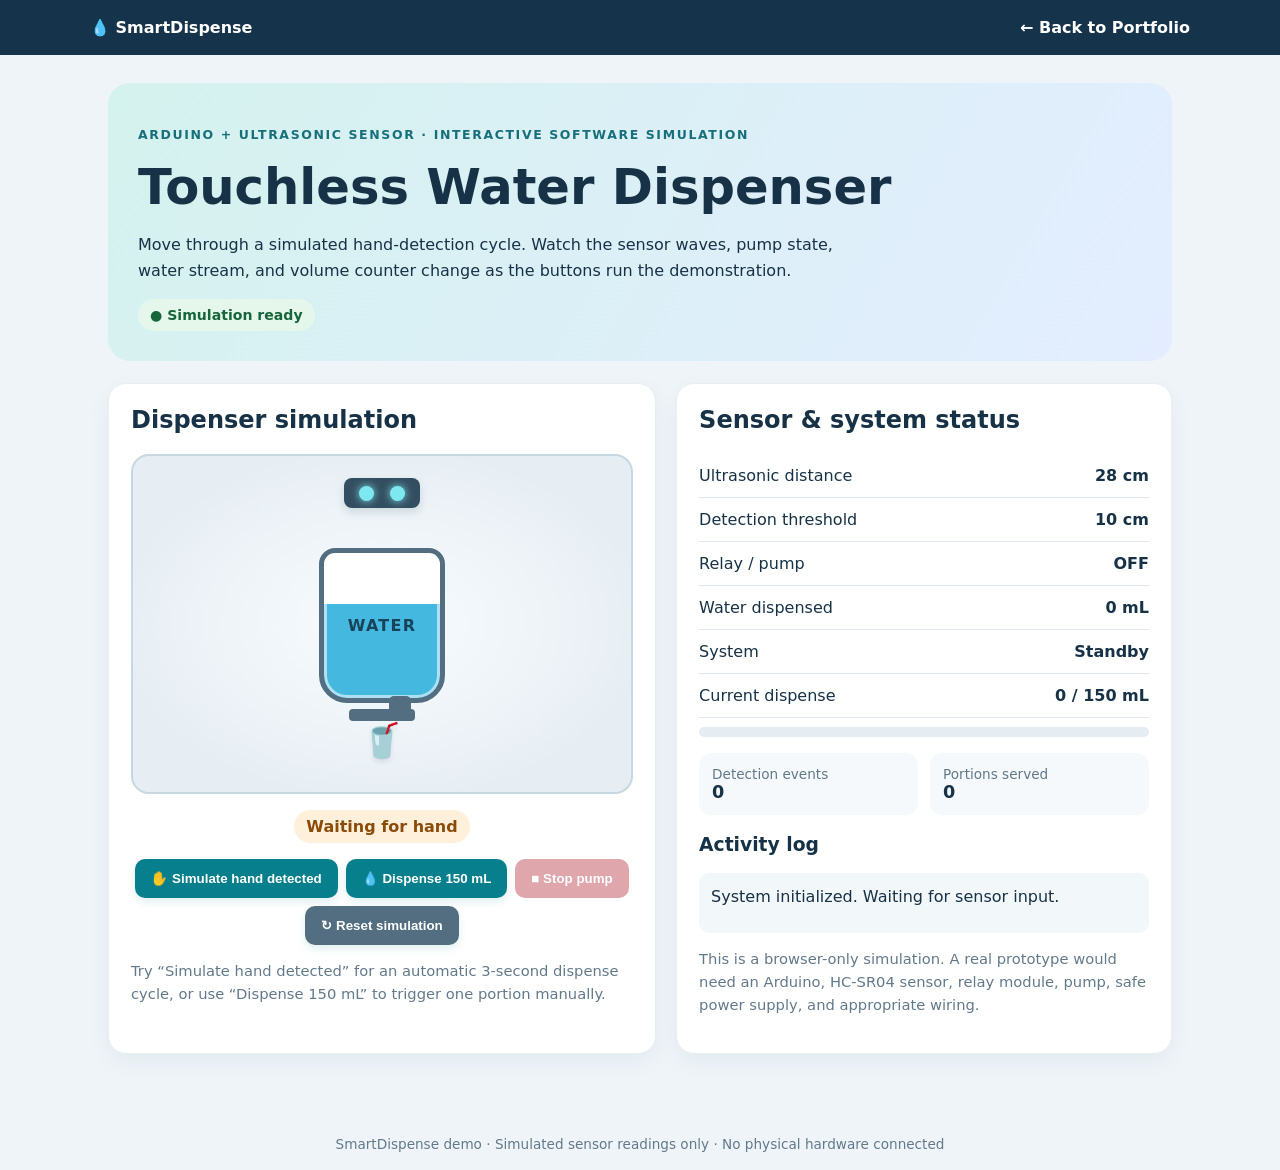
<file: arduino.html>
<!doctype html>
<html lang="en">

<head>
  <meta charset="utf-8">
  <meta name="viewport" content="width=device-width,initial-scale=1">
  <title>SmartDispense | Animated Simulation Demo</title>
  <style>
    :root {
      --ink: #173246;
      --muted: #62798a;
      --teal: #078b98;
      --blue: #45b8df;
      --line: #dbe6ed;
      --water: 65%
    }

    * {
      box-sizing: border-box
    }

    body {
      margin: 0;
      font-family: Inter, system-ui, Arial, sans-serif;
      background: #eef4f8;
      color: var(--ink)
    }

    header {
      background: #15334a;
      color: white;
      padding: 18px max(5%, calc((100% - 1100px)/2));
      display: flex;
      justify-content: space-between;
      align-items: center;
      gap: 14px;
      flex-wrap: wrap
    }

    header a {
      color: white;
      text-decoration: none;
      font-weight: 700
    }

    header a:hover {
      text-decoration: underline
    }

    main {
      max-width: 1100px;
      margin: 28px auto;
      padding: 0 18px 36px
    }

    .hero {
      padding: 30px;
      border-radius: 22px;
      background: linear-gradient(120deg, #d4f2ee, #e3edff);
      margin-bottom: 22px;
      overflow: hidden;
      position: relative
    }

    .eyebrow {
      font-size: .78rem;
      font-weight: 900;
      letter-spacing: .13em;
      color: #176f7b
    }

    .hero h1 {
      font-size: clamp(2rem, 5vw, 3.1rem);
      margin: 8px 0
    }

    .hero p {
      max-width: 700px;
      line-height: 1.6
    }

    .pill {
      display: inline-flex;
      align-items: center;
      gap: 8px;
      padding: 8px 12px;
      border-radius: 999px;
      background: #e5f7eb;
      color: #17653a;
      font-weight: 800;
      font-size: .88rem
    }

    .grid {
      display: grid;
      grid-template-columns: minmax(0, 1.05fr) minmax(0, .95fr);
      gap: 20px
    }

    .panel {
      background: white;
      border-radius: 18px;
      padding: 22px;
      box-shadow: 0 8px 25px #15334a0c;
      border: 1px solid #e7eef3;
      min-width: 0
    }

    .panel h2 {
      margin-top: 0
    }

    .machine {
      min-height: 340px;
      background: radial-gradient(ellipse at center, #f8fcff 0, #e7eef3 75%);
      border: 2px solid #c8d8e2;
      border-radius: 18px;
      display: flex;
      flex-direction: column;
      align-items: center;
      justify-content: center;
      position: relative;
      overflow: hidden
    }

    .sensor {
      position: absolute;
      top: 22px;
      left: 50%;
      transform: translateX(-50%);
      width: 76px;
      height: 30px;
      border-radius: 8px;
      background: #334e60;
      display: flex;
      align-items: center;
      justify-content: space-evenly;
      box-shadow: 0 4px 8px #17324624
    }

    .sensor span {
      width: 15px;
      height: 15px;
      border-radius: 50%;
      background: #7ee8f0;
      box-shadow: 0 0 8px #7ee8f0
    }

    .sensor span.pulse {
      animation: sensorPulse 1s infinite
    }

    @keyframes sensorPulse {

      0%,
      100% {
        opacity: 1;
        box-shadow: 0 0 5px #7ee8f0
      }

      50% {
        opacity: .35;
        box-shadow: 0 0 17px #7ee8f0
      }
    }

    .rays {
      position: absolute;
      top: 54px;
      left: 50%;
      width: 130px;
      height: 95px;
      transform: translateX(-50%);
      opacity: .0;
      pointer-events: none
    }

    .rays:before,
    .rays:after {
      content: "";
      position: absolute;
      left: 50%;
      transform: translateX(-50%);
      border: 2px dashed #0795aa;
      border-top: 0;
      border-radius: 0 0 50% 50%;
      width: 70px;
      height: 35px
    }

    .rays:after {
      top: 20px;
      width: 110px;
      height: 55px
    }

    .machine.detecting .rays {
      opacity: 1;
      animation: rayBlink .8s infinite
    }

    @keyframes rayBlink {
      50% {
        opacity: .25
      }
    }

    .tank {
      width: 126px;
      height: 155px;
      border: 5px solid #526e80;
      border-radius: 16px 16px 28px 28px;
      background: linear-gradient(to top, #45b8df 0%, #45b8df var(--water), #fff var(--water), #fff 100%);
      position: relative;
      margin-top: 60px;
      box-shadow: inset 0 0 0 3px #ffffff90;
      transition: background 1s
    }

    .tank:after {
      content: "WATER";
      position: absolute;
      inset: 0;
      display: grid;
      place-items: center;
      font-weight: 900;
      color: #17445a;
      letter-spacing: .08em
    }

    .tap {
      width: 66px;
      height: 12px;
      background: #526e80;
      margin-top: 6px;
      border-radius: 4px;
      position: relative
    }

    .tap:after {
      content: "";
      position: absolute;
      width: 22px;
      height: 15px;
      background: #526e80;
      right: 4px;
      top: -13px;
      border-radius: 5px 5px 0 0
    }

    .stream {
      height: 0;
      width: 8px;
      background: linear-gradient(#68d5f4, #1b9dcc);
      border-radius: 8px;
      margin-top: 0;
      opacity: 0
    }

    .machine.dispensing .stream {
      height: 60px;
      opacity: 1;
      animation: waterFlow .35s linear infinite
    }

    @keyframes waterFlow {
      0% {
        transform: scaleY(.7);
        opacity: .6
      }

      50% {
        transform: scaleY(1);
        opacity: 1
      }

      100% {
        transform: scaleY(.75);
        opacity: .7
      }
    }

    .cup {
      font-size: 2.1rem;
      margin-top: 0;
      filter: drop-shadow(0 3px 2px #17324618);
      transition: transform .3s
    }

    .machine.dispensing .cup {
      transform: translateY(2px) scale(1.08)
    }

    .status {
      display: inline-block;
      padding: 7px 12px;
      border-radius: 20px;
      background: #e5f7eb;
      color: #17653a;
      font-weight: 800
    }

    .status.off {
      background: #fff0dc;
      color: #8b4c0a
    }

    .status.active {
      background: #dff5ff;
      color: #075b86
    }

    .controls {
      text-align: center;
      margin-top: 14px;
      display: flex;
      flex-wrap: wrap;
      justify-content: center;
      gap: 8px
    }

    button {
      background: #087f8c;
      color: white;
      border: 0;
      border-radius: 10px;
      padding: 12px 16px;
      font-weight: 800;
      cursor: pointer;
      transition: transform .15s, filter .15s;
      box-shadow: 0 4px 9px #087f8c20
    }

    button:hover:not(:disabled) {
      filter: brightness(1.07);
      transform: translateY(-1px)
    }

    button:active:not(:disabled) {
      transform: translateY(1px)
    }

    button.secondary {
      background: #526e80
    }

    button.stop {
      background: #b93b4a
    }

    button:disabled {
      opacity: .45;
      cursor: not-allowed;
      box-shadow: none
    }

    .stat {
      display: flex;
      justify-content: space-between;
      border-bottom: 1px solid #e1e8ed;
      padding: 12px 0;
      gap: 12px
    }

    .stat strong {
      font-variant-numeric: tabular-nums;
      text-align: right
    }

    .meter-wrap {
      height: 10px;
      background: #e5edf2;
      border-radius: 99px;
      overflow: hidden;
      margin: 9px 0 15px
    }

    .meter {
      height: 100%;
      width: 0;
      background: linear-gradient(90deg, #0795aa, #65c9e8);
      border-radius: 99px;
      transition: width .35s
    }

    .log {
      margin-top: 12px;
      padding: 12px;
      background: #f2f7fa;
      border-radius: 10px;
      min-height: 60px;
      line-height: 1.5
    }

    .note {
      font-size: .92rem;
      color: var(--muted);
      line-height: 1.55
    }

    .mini-grid {
      display: grid;
      grid-template-columns: 1fr 1fr;
      gap: 12px;
      margin-top: 16px
    }

    .mini {
      padding: 13px;
      border-radius: 12px;
      background: #f5f9fb
    }

    .mini span {
      display: block;
      color: var(--muted);
      font-size: .85rem
    }

    .mini strong {
      font-size: 1.1rem
    }

    footer {
      text-align: center;
      color: var(--muted);
      font-size: .85rem;
      padding: 18px
    }

    @media(max-width:760px) {
      .grid {
        grid-template-columns: 1fr
      }

      .machine {
        min-height: 320px
      }

      .hero {
        padding: 23px
      }

      .panel {
        padding: 17px
      }
    }

    @media(prefers-reduced-motion:reduce) {

      *,
      *:before,
      *:after {
        animation-duration: .01ms !important;
        animation-iteration-count: 1 !important;
        scroll-behavior: auto !important;
        transition-duration: .01ms !important
      }
    }
  </style>
</head>

<body>
  <header><strong>💧 SmartDispense</strong><a href="index.html">← Back to Portfolio</a></header>
  <main>
    <section class="hero">
      <p class="eyebrow">ARDUINO + ULTRASONIC SENSOR · INTERACTIVE SOFTWARE SIMULATION</p>
      <h1>Touchless Water Dispenser</h1>
      <p>Move through a simulated hand-detection cycle. Watch the sensor waves, pump state, water stream, and volume
        counter change as the buttons run the demonstration.</p>
      <span class="pill" id="heroPill">● Simulation ready</span>
    </section>
    <div class="grid">
      <section class="panel">
        <h2>Dispenser simulation</h2>
        <div class="machine" id="machine">
          <div class="sensor" aria-label="Ultrasonic sensor"><span id="sensorLeft"></span><span id="sensorRight"></span>
          </div>
          <div class="rays"></div>
          <div class="tank" id="tank"></div>
          <div class="tap"></div>
          <div class="stream" id="stream"></div>
          <div class="cup" id="cup">🥤</div>
        </div>
        <p style="text-align:center"><span class="status off" id="status" role="status">Waiting for hand</span></p>
        <div class="controls">
          <button id="detectBtn">✋ Simulate hand detected</button>
          <button id="pourBtn">💧 Dispense 150 mL</button>
          <button class="stop" id="stopBtn" disabled>■ Stop pump</button>
          <button class="secondary" id="resetBtn">↻ Reset simulation</button>
        </div>
        <p class="note">Try “Simulate hand detected” for an automatic 3-second dispense cycle, or use “Dispense 150 mL”
          to trigger one portion manually.</p>
      </section>
      <section class="panel">
        <h2>Sensor &amp; system status</h2>
        <div class="stat"><span>Ultrasonic distance</span><strong id="distance">28 cm</strong></div>
        <div class="stat"><span>Detection threshold</span><strong>10 cm</strong></div>
        <div class="stat"><span>Relay / pump</span><strong id="pump">OFF</strong></div>
        <div class="stat"><span>Water dispensed</span><strong id="volume">0 mL</strong></div>
        <div class="stat"><span>System</span><strong id="system">Standby</strong></div>
        <div class="stat"><span>Current dispense</span><strong id="current">0 / 150 mL</strong></div>
        <div class="meter-wrap">
          <div class="meter" id="meter"></div>
        </div>
        <div class="mini-grid">
          <div class="mini"><span>Detection events</span><strong id="events">0</strong></div>
          <div class="mini"><span>Portions served</span><strong id="portions">0</strong></div>
        </div>
        <h3>Activity log</h3>
        <div class="log" id="log" aria-live="polite">System initialized. Waiting for sensor input.</div>
        <p class="note">This is a browser-only simulation. A real prototype would need an Arduino, HC-SR04 sensor, relay
          module, pump, safe power supply, and appropriate wiring.</p>
      </section>
    </div>
  </main>
  <footer>SmartDispense demo · Simulated sensor readings only · No physical hardware connected</footer>
  <script>
    (() => {
      const $ = id => document.getElementById(id);
      const state = { ml: 0, events: 0, portions: 0, active: false, busy: false, timer: null, interval: null, cycle: 0 };
      const updateStats = () => {
        $('volume').textContent = state.ml + ' mL';
        $('events').textContent = state.events;
        $('portions').textContent = state.portions;
      };
      function log(message) { $('log').textContent = message; }
      function idle() {
        state.active = false; state.busy = false;
        $('machine').classList.remove('detecting', 'dispensing');
        $('pump').textContent = 'OFF'; $('system').textContent = 'Standby';
        $('status').textContent = 'Waiting for hand'; $('status').className = 'status off';
        $('heroPill').textContent = '● Simulation ready';
        $('distance').textContent = '28 cm';
        $('sensorLeft').classList.remove('pulse'); $('sensorRight').classList.remove('pulse');
        $('cup').textContent = '🥤'; $('current').textContent = '0 / 150 mL'; $('meter').style.width = '0%';
        $('tank').style.setProperty('--water', '65%');
        $('stopBtn').disabled = true; $('detectBtn').disabled = false; $('pourBtn').disabled = false;
      }
      function startPump(source = 'manual') {
        if (state.busy) return;
        state.busy = true; state.active = true; state.cycle = 0;
        state.events++;
        $('machine').classList.add('detecting', 'dispensing');
        $('distance').textContent = '6 cm';
        $('pump').textContent = 'ON'; $('system').textContent = 'Dispensing';
        $('status').textContent = 'Hand detected — dispensing'; $('status').className = 'status active';
        $('heroPill').textContent = '● Pump active';
        $('sensorLeft').classList.add('pulse'); $('sensorRight').classList.add('pulse');
        $('cup').textContent = '🥤💧';
        $('stopBtn').disabled = false; $('detectBtn').disabled = true; $('pourBtn').disabled = true;
        $('tank').style.setProperty('--water', '55%');
        log((source === 'auto' ? 'Hand detected inside 10 cm threshold.' : 'Manual dispense started.') + ' Relay activated; pump is running.');
        const target = 150, duration = 3000, started = Date.now();
        $('current').textContent = '0 / ' + target + ' mL'; $('meter').style.width = '0%';
        state.interval = setInterval(() => {
          const elapsed = Math.min(Date.now() - started, duration);
          const delivered = Math.round(target * elapsed / duration);
          $('current').textContent = delivered + ' / ' + target + ' mL';
          $('meter').style.width = (delivered / target * 100) + '%';
          $('tank').style.setProperty('--water', (55 - delivered / target * 8) + '%');
          if (elapsed >= duration) {
            clearInterval(state.interval); state.interval = null;
            state.ml += target; state.portions++; updateStats();
            finishPump();
          }
        }, 80);
      }
      function finishPump() {
        state.busy = false; state.active = false;
        $('machine').classList.remove('detecting', 'dispensing');
        $('pump').textContent = 'OFF'; $('system').textContent = 'Complete';
        $('status').textContent = 'Portion dispensed'; $('status').className = 'status';
        $('heroPill').textContent = '● Cycle complete';
        $('distance').textContent = '28 cm';
        $('sensorLeft').classList.remove('pulse'); $('sensorRight').classList.remove('pulse');
        $('cup').textContent = '🥤💧'; $('stopBtn').disabled = true;
        $('detectBtn').disabled = false; $('pourBtn').disabled = false;
        $('tank').style.setProperty('--water', '65%');
        log('Dispense cycle complete. Simulated 150 mL delivered; relay switched OFF automatically.');
      }
      function stopPump() {
        if (!state.busy) return;
        clearInterval(state.interval); state.interval = null;
        state.busy = false; state.active = false;
        $('machine').classList.remove('detecting', 'dispensing');
        $('pump').textContent = 'OFF'; $('system').textContent = 'Stopped';
        $('status').textContent = 'Pump stopped'; $('status').className = 'status off';
        $('heroPill').textContent = '● Pump stopped';
        $('distance').textContent = '28 cm';
        $('sensorLeft').classList.remove('pulse'); $('sensorRight').classList.remove('pulse');
        $('cup').textContent = '🥤'; $('stopBtn').disabled = true;
        $('detectBtn').disabled = false; $('pourBtn').disabled = false;
        $('current').textContent = 'Stopped early'; $('tank').style.setProperty('--water', '65%');
        log('Pump stopped by user. Incomplete portion was not added to the total.');
      }
      function resetAll() {
        clearInterval(state.interval); state.interval = null;
        state.ml = 0; state.events = 0; state.portions = 0; state.active = false; state.busy = false;
        updateStats(); idle(); log('Simulation reset. Counters cleared; sensor is ready.');
      }
      $('detectBtn').addEventListener('click', () => startPump('auto'));
      $('pourBtn').addEventListener('click', () => startPump('manual'));
      $('stopBtn').addEventListener('click', stopPump);
      $('resetBtn').addEventListener('click', resetAll);
      idle();
    })();
  </script>
</body>

</html>
</file>
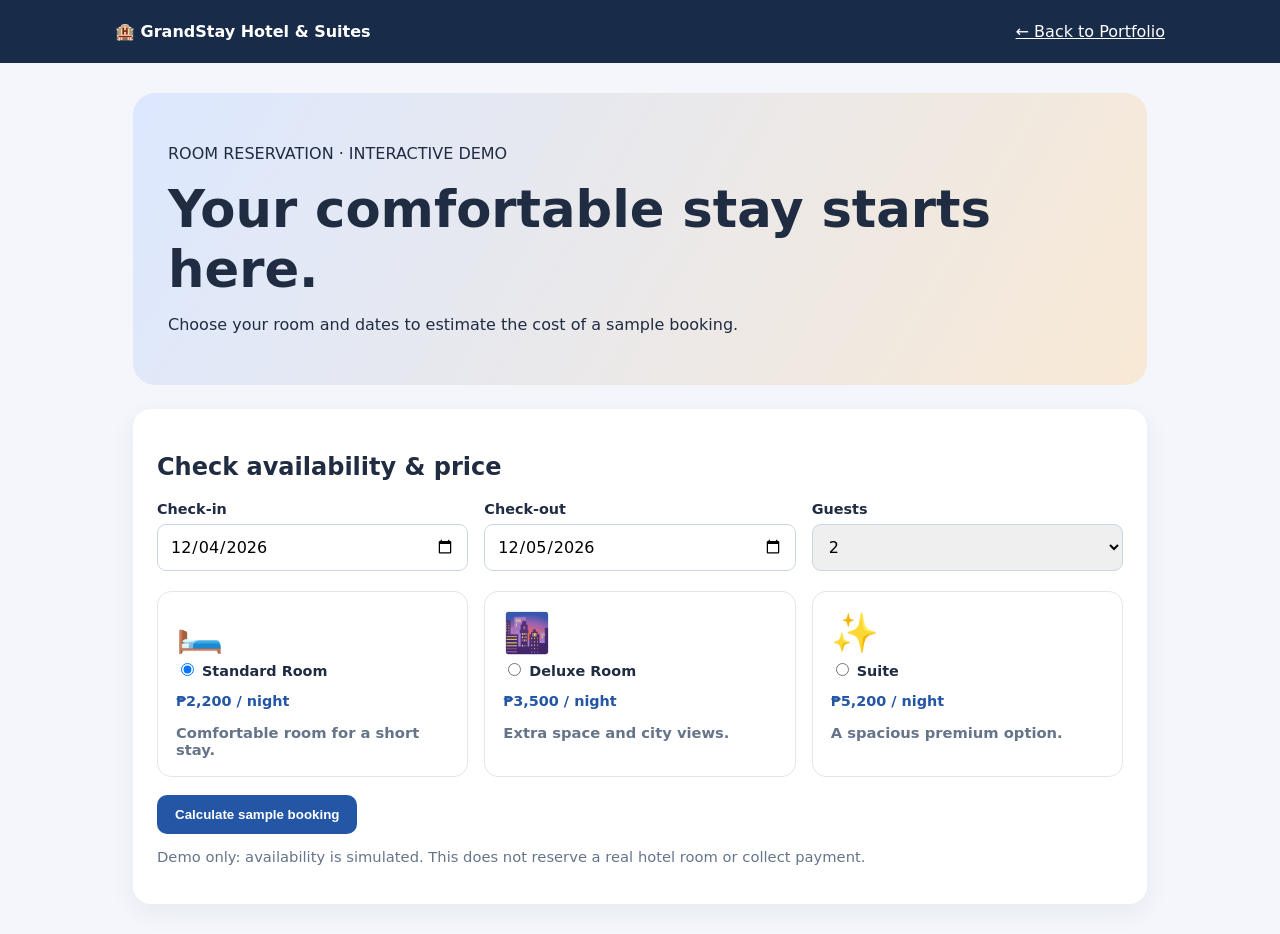
<file: hotel.html>
<!doctype html>
<html lang="en">

<head>
    <meta charset="utf-8">
    <meta name="viewport" content="width=device-width,initial-scale=1">
    <title>GrandStay | Booking Demo</title>
    <style>
        * {
            box-sizing: border-box
        }

        body {
            margin: 0;
            font-family: system-ui, Arial;
            background: #f4f6fb;
            color: #202c42
        }

        header {
            background: #182b49;
            color: white;
            padding: 22px max(5%, calc((100% - 1050px)/2));
            display: flex;
            justify-content: space-between;
            align-items: center;
            flex-wrap: wrap;
            gap: 14px
        }

        a {
            color: inherit
        }

        main {
            max-width: 1050px;
            margin: 30px auto;
            padding: 0 18px
        }

        .hero {
            padding: 35px;
            border-radius: 22px;
            background: linear-gradient(120deg, #dce8ff, #f8e9d5);
            margin-bottom: 24px
        }

        .hero h1 {
            font-size: clamp(2rem, 5vw, 3.2rem);
            margin: 8px 0
        }

        .panel {
            background: white;
            padding: 24px;
            border-radius: 18px;
            box-shadow: 0 8px 26px #182b4910
        }

        .fields {
            display: grid;
            grid-template-columns: repeat(auto-fit, minmax(180px, 1fr));
            gap: 16px
        }

        label {
            display: block;
            font-weight: 700;
            font-size: .9rem
        }

        input,
        select {
            width: 100%;
            padding: 12px;
            border: 1px solid #ccd5e3;
            border-radius: 9px;
            margin-top: 7px;
            font: inherit
        }

        button {
            background: #2456a6;
            color: white;
            border: 0;
            border-radius: 10px;
            padding: 12px 18px;
            font-weight: 800;
            cursor: pointer;
            margin-top: 18px
        }

        .rooms {
            display: grid;
            grid-template-columns: repeat(auto-fit, minmax(220px, 1fr));
            gap: 16px;
            margin-top: 20px
        }

        .room {
            border: 1px solid #e1e6ef;
            border-radius: 14px;
            padding: 18px
        }

        .room .emoji {
            font-size: 2.4rem
        }

        .price {
            font-weight: 800;
            color: #2456a6
        }

        .result {
            display: none;
            margin-top: 20px;
            padding: 18px;
            border-radius: 12px;
            background: #e6f7ed;
            border: 1px solid #b9e5c8
        }

        .hint {
            color: #66748a;
            font-size: .92rem
        }

        @media(max-width:600px) {

            .hero,
            .panel {
                padding: 20px
            }
        }
    </style>
</head>

<body>
    <header><strong>🏨 GrandStay Hotel & Suites</strong><a href="index.html">← Back to Portfolio</a></header>
    <main>
        <section class="hero">
            <p>ROOM RESERVATION · INTERACTIVE DEMO</p>
            <h1>Your comfortable stay starts here.</h1>
            <p>Choose your room and dates to estimate the cost of a sample booking.</p>
        </section>
        <section class="panel">
            <h2>Check availability & price</h2>
            <div class="fields">
                <div><label for="checkin">Check-in</label><input type="date" id="checkin"></div>
                <div><label for="checkout">Check-out</label><input type="date" id="checkout"></div>
                <div><label for="guests">Guests</label><select id="guests">
                        <option>1</option>
                        <option selected>2</option>
                        <option>3</option>
                        <option>4</option>
                    </select></div>
            </div>
            <div class="rooms">
                <label class="room">
                    <div class="emoji">🛏️</div><input type="radio" name="room" value="2200" checked style="width:auto">
                    Standard Room <p class="price">₱2,200 / night</p><span class="hint">Comfortable room for a short
                        stay.</span>
                </label>
                <label class="room">
                    <div class="emoji">🌆</div><input type="radio" name="room" value="3500" style="width:auto"> Deluxe
                    Room <p class="price">₱3,500 / night</p><span class="hint">Extra space and city views.</span>
                </label>
                <label class="room">
                    <div class="emoji">✨</div><input type="radio" name="room" value="5200" style="width:auto"> Suite <p
                        class="price">₱5,200 / night</p><span class="hint">A spacious premium option.</span>
                </label>
            </div><button onclick="book()">Calculate sample booking</button>
            <div class="result" id="result"></div>
            <p class="hint">Demo only: availability is simulated. This does not reserve a real hotel room or collect
                payment.</p>
        </section>
    </main>
    <script>
        const ci = document.getElementById("checkin"), co = document.getElementById("checkout"); let today = new Date(); today.setMinutes(today.getMinutes() - today.getTimezoneOffset()); let date = today.toISOString().slice(0, 10); ci.min = date; co.min = date; ci.value = date; let tomorrow = new Date(today); tomorrow.setDate(tomorrow.getDate() + 1); co.value = tomorrow.toISOString().slice(0, 10);
        ci.addEventListener("change", () => { co.min = ci.value; if (co.value <= ci.value) { let d = new Date(ci.value + "T12:00:00"); d.setDate(d.getDate() + 1); co.value = d.toISOString().slice(0, 10) } });
        function book() { const a = new Date(ci.value + "T12:00:00"), b = new Date(co.value + "T12:00:00"), n = Math.round((b - a) / 86400000), rate = Number(document.querySelector('input[name="room"]:checked').value), g = document.getElementById("guests").value, r = document.getElementById("result"); r.style.display = "block"; if (!ci.value || !co.value || n < 1) { r.textContent = "Please choose a valid check-in and check-out date. Check-out must be at least one day after check-in."; return } const subtotal = n * rate, tax = subtotal * .12; r.innerHTML = `<h3>Sample booking estimate</h3><p>Room: ${document.querySelector('input[name="room"]:checked').parentElement.textContent.trim().split('\\n')[0]}</p><p>Guests: ${g} · Nights: ${n}</p><p>Room subtotal: ₱${subtotal.toLocaleString("en-PH", { minimumFractionDigits: 2 })}</p><p>Estimated 12% tax: ₱${tax.toLocaleString("en-PH", { minimumFractionDigits: 2 })}</p><h2>Total estimate: ₱${(subtotal + tax).toLocaleString("en-PH", { minimumFractionDigits: 2 })}</h2><strong>Demo reference: GS-${Math.floor(10000 + Math.random() * 90000)}</strong><p>This is an estimate only, not a confirmed reservation.</p>` }
    </script>
</body>

</html>
</file>
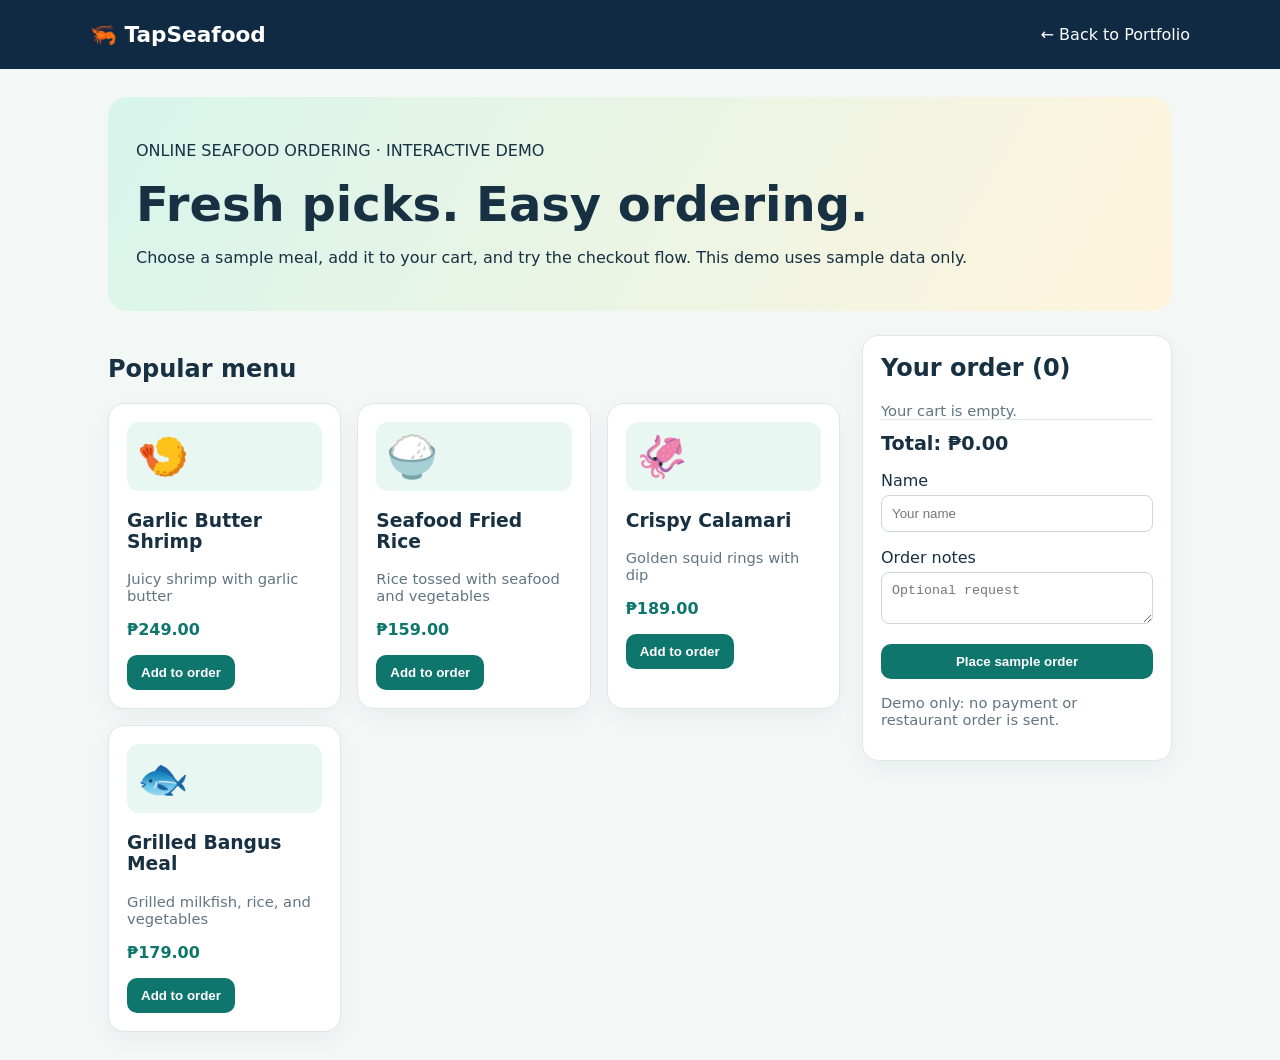
<file: tapseafood.html>
<!doctype html>
<html lang="en">

<head>
    <meta charset="utf-8">
    <meta name="viewport" content="width=device-width,initial-scale=1">
    <title>TapSeafood | Demo</title>
    <style>
        :root {
            --navy: #102a43;
            --teal: #0f766e;
            --cream: #fffaf0;
            --orange: #f59e0b
        }

        * {
            box-sizing: border-box
        }

        body {
            margin: 0;
            font-family: system-ui, Arial;
            background: #f3f7f6;
            color: #173042
        }

        header {
            background: var(--navy);
            color: white;
            padding: 22px max(5%, calc((100% - 1100px)/2));
            display: flex;
            justify-content: space-between;
            align-items: center;
            gap: 16px;
            flex-wrap: wrap
        }

        header strong {
            font-size: 1.35rem
        }

        header a {
            color: white;
            text-decoration: none
        }

        main {
            max-width: 1100px;
            margin: 28px auto;
            padding: 0 18px
        }

        .intro {
            background: linear-gradient(120deg, #d7f5ec, #fff4dc);
            padding: 28px;
            border-radius: 20px;
            margin-bottom: 24px
        }

        .intro h1 {
            margin: 0 0 8px;
            font-size: clamp(2rem, 5vw, 3rem)
        }

        .layout {
            display: grid;
            grid-template-columns: 1fr 310px;
            gap: 22px
        }

        .menu {
            display: grid;
            grid-template-columns: repeat(auto-fit, minmax(210px, 1fr));
            gap: 16px
        }

        .card,
        .cart {
            background: white;
            border: 1px solid #dce8e5;
            border-radius: 16px;
            padding: 18px;
            box-shadow: 0 8px 25px #1730420b
        }

        .food-icon {
            font-size: 2.6rem;
            background: #e8f7f2;
            border-radius: 12px;
            padding: 10px
        }

        .price {
            font-weight: 800;
            color: var(--teal)
        }

        button {
            border: 0;
            border-radius: 10px;
            padding: 10px 14px;
            background: var(--teal);
            color: white;
            font-weight: 700;
            cursor: pointer
        }

        button:hover {
            filter: brightness(.93)
        }

        .cart {
            height: max-content;
            position: sticky;
            top: 15px
        }

        .cart h2 {
            margin-top: 0
        }

        .cart-row {
            display: flex;
            justify-content: space-between;
            gap: 8px;
            margin: 12px 0
        }

        .muted {
            color: #617580;
            font-size: .92rem
        }

        .total {
            border-top: 1px solid #dce8e5;
            padding-top: 12px;
            font-size: 1.2rem;
            font-weight: 800
        }

        .notice {
            margin-top: 12px;
            padding: 12px;
            background: #e6f7eb;
            border-radius: 10px;
            display: none
        }

        .qty {
            display: flex;
            align-items: center;
            gap: 8px
        }

        .qty button {
            padding: 3px 9px
        }

        @media(max-width:760px) {
            .layout {
                grid-template-columns: 1fr
            }

            .cart {
                position: static
            }
        }
    </style>
</head>

<body>
    <header><strong>🦐 TapSeafood</strong><a href="index.html">← Back to Portfolio</a></header>
    <main>
        <section class="intro">
            <p>ONLINE SEAFOOD ORDERING · INTERACTIVE DEMO</p>
            <h1>Fresh picks. Easy ordering.</h1>
            <p>Choose a sample meal, add it to your cart, and try the checkout flow. This demo uses sample data only.
            </p>
        </section>
        <div class="layout">
            <section>
                <h2>Popular menu</h2>
                <div class="menu" id="menu"></div>
            </section>
            <aside class="cart">
                <h2>Your order <span id="count">(0)</span></h2>
                <div id="cart-items" class="muted">Your cart is empty.</div>
                <div class="total">Total: ₱<span id="total">0.00</span></div>
                <p><label for="customer">Name</label><input id="customer" placeholder="Your name"
                        style="width:100%;padding:10px;margin-top:5px;border:1px solid #ccd8d6;border-radius:8px"></p>
                <p><label for="notes">Order notes</label><textarea id="notes" placeholder="Optional request"
                        style="width:100%;padding:10px;margin-top:5px;border:1px solid #ccd8d6;border-radius:8px"></textarea>
                </p><button onclick="checkout()" style="width:100%">Place sample order</button>
                <div id="notice" class="notice"></div>
                <p class="muted">Demo only: no payment or restaurant order is sent.</p>
            </aside>
        </div>
    </main>
    <script>
        const products = [{ id: 1, name: "Garlic Butter Shrimp", desc: "Juicy shrimp with garlic butter", price: 249, icon: "🍤" }, { id: 2, name: "Seafood Fried Rice", desc: "Rice tossed with seafood and vegetables", price: 159, icon: "🍚" }, { id: 3, name: "Crispy Calamari", desc: "Golden squid rings with dip", price: 189, icon: "🦑" }, { id: 4, name: "Grilled Bangus Meal", desc: "Grilled milkfish, rice, and vegetables", price: 179, icon: "🐟" }]; const cart = {};
        document.getElementById("menu").innerHTML = products.map(p => `<article class="card"><div class="food-icon">${p.icon}</div><h3>${p.name}</h3><p class="muted">${p.desc}</p><p class="price">₱${p.price.toFixed(2)}</p><button onclick="add(${p.id})">Add to order</button></article>`).join("");
        function add(id) { cart[id] = (cart[id] || 0) + 1; render() }
        function change(id, n) { cart[id] = (cart[id] || 0) + n; if (cart[id] <= 0) delete cart[id]; render() }
        function render() { let ids = Object.keys(cart); document.getElementById("count").textContent = `(${ids.reduce((s, id) => s + cart[id], 0)})`; document.getElementById("cart-items").innerHTML = ids.length ? ids.map(id => { let p = products.find(x => x.id == id); return `<div class="cart-row"><div><strong>${p.name}</strong><br><span class="muted">₱${p.price} × ${cart[id]}</span><div class="qty"><button onclick="change(${id},-1)">−</button>${cart[id]}<button onclick="change(${id},1)">+</button></div></div><strong>₱${(p.price * cart[id]).toFixed(2)}</strong></div>` }).join("") : "Your cart is empty."; document.getElementById("total").textContent = ids.reduce((s, id) => s + products.find(p => p.id == id).price * cart[id], 0).toFixed(2) }
        function checkout() { let name = document.getElementById("customer").value.trim(), ids = Object.keys(cart), notice = document.getElementById("notice"); if (!ids.length) { notice.style.display = "block"; notice.textContent = "Please add at least one menu item first."; return } if (!name) { notice.style.display = "block"; notice.textContent = "Please enter your name to continue."; return } notice.style.display = "block"; notice.innerHTML = `Thanks, ${name}! Your sample order has been created. Reference: TS-${Math.floor(10000 + Math.random() * 90000)}. Total: ₱${document.getElementById("total").textContent}.`; Object.keys(cart).forEach(k => delete cart[k]); render() }
    </script>
</body>

</html>
</file>
